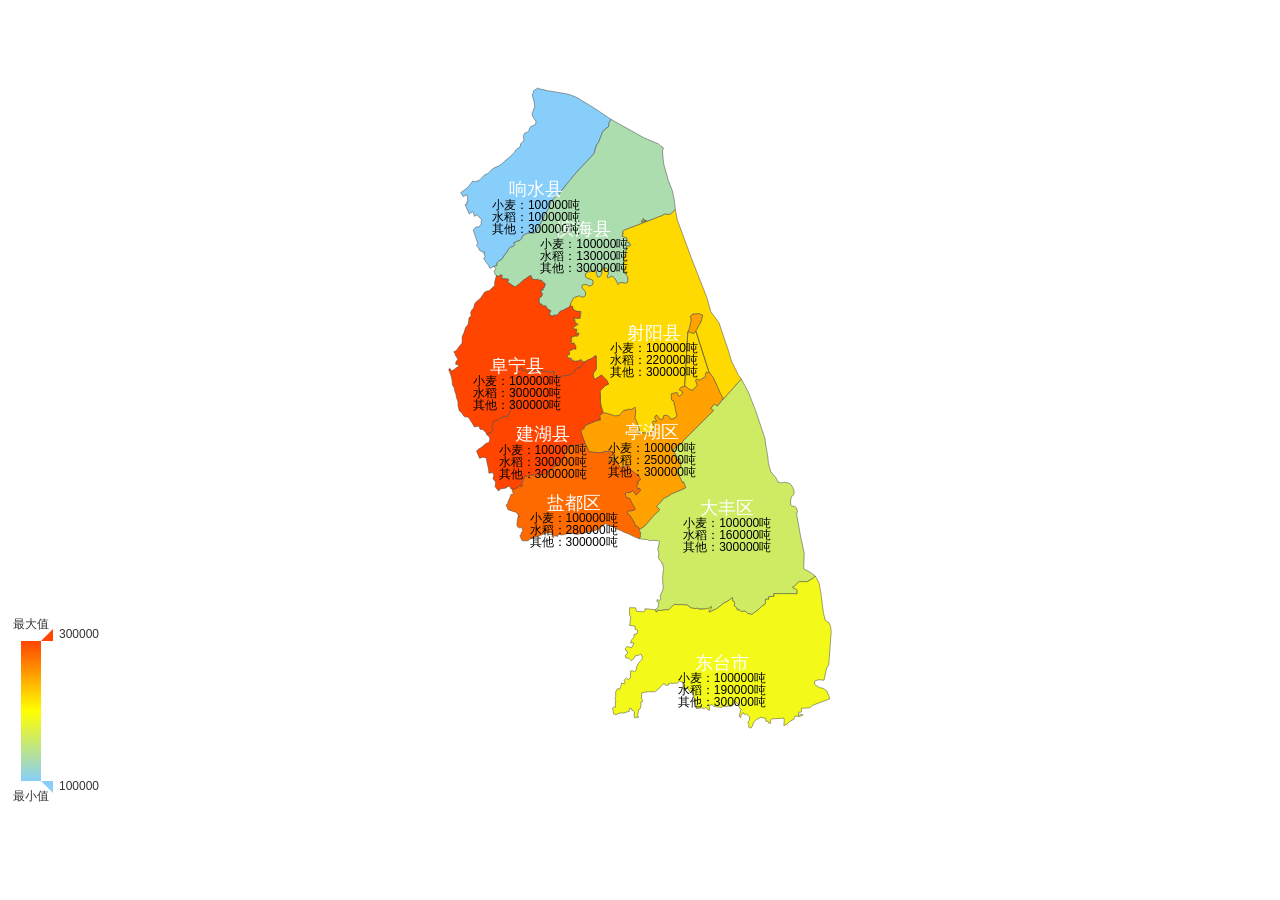
<file: echarts-map-bar-master/index.html>
<!DOCTYPE html>
<html lang="en">
<head>
    <meta charset="UTF-8">
    <title>Document</title>
    <script src="./echarts/echarts.js"></script>
    <script src="./echarts/yancheng-qsy.js"></script>
</head>
<body>
    <div class="wrap" style="position: relative;">
        <div id="map" style="width: 100%; height: 800px;"></div>
    </div>

    <script src='./js/index.js'></script>
</body>
</html>
</file>
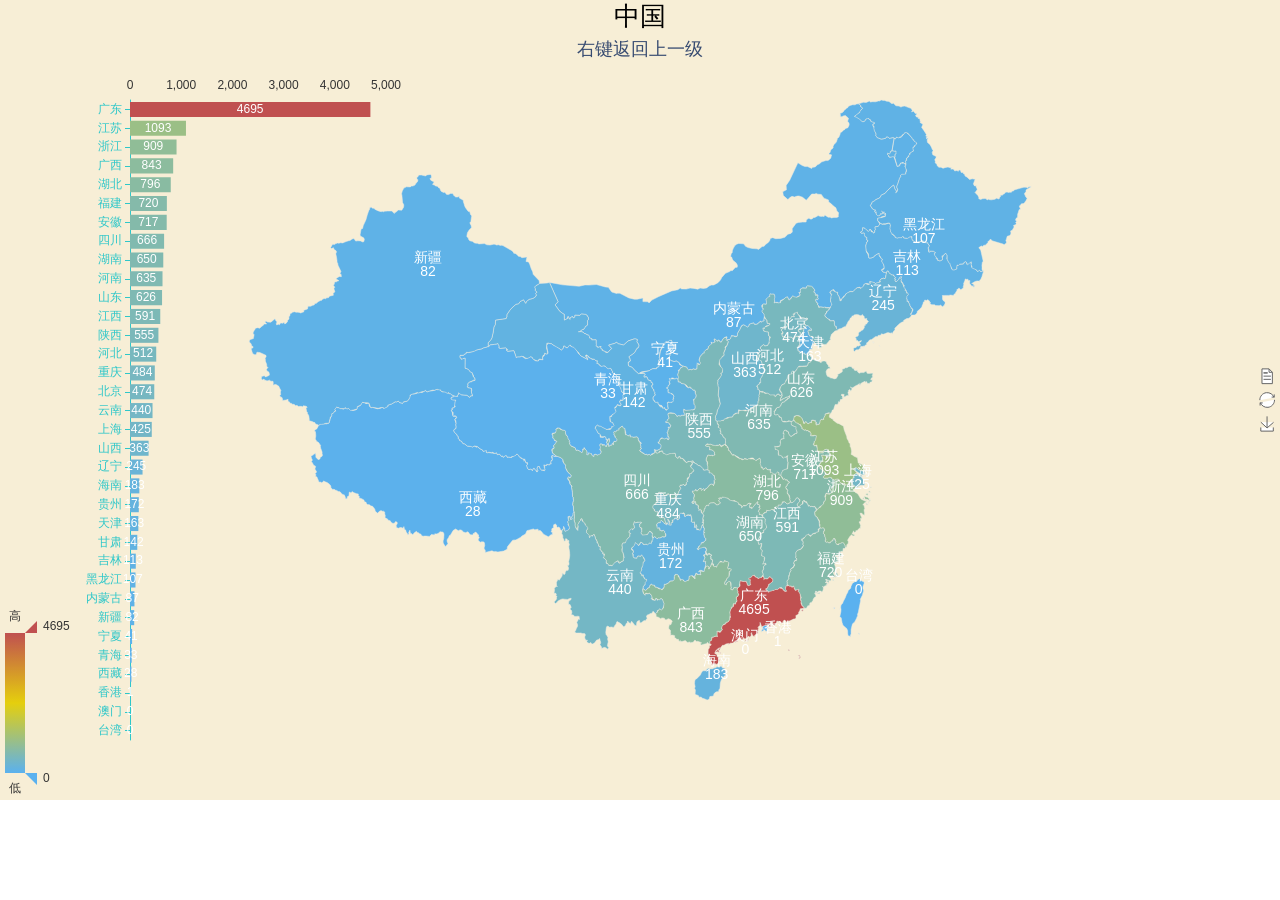
<file: echarts3-chinese-map-drill-down-master/index.html>
<!DOCTYPE html>
<html>
<head>
	<meta charset="utf-8">
	<title>echarts3中国地图下钻至县级</title>
	<link rel="stylesheet" type="text/css" href="static/css/main.css">
	<!-- Echarts3 -->
	<script type="text/javascript" src="static/lib/echarts.min.js"></script>
	<!-- 全国344个市、区、州对应的数字编号 -->
	<script type="text/javascript" src="static/js/citymap.js"></script>
</head>
<body>
<div id="main" style="width: 100%;height:800px;"></div>
<div class="modal">
  <div id="trend-line">
    <!-- js渲染趋势图数据 -->
    <div id="line-trend"></div>
  </div>
</div>
<script type="text/javascript" src="static/lib/jquery.1.9.1.min.js"></script>
<script src="static/lib/vue.2.6.10.js"></script>
<script type="text/javascript" src="static/js/common.js"></script>
<script type="text/javascript" src="static/js/app.js"></script>
</body>
</html>
</file>
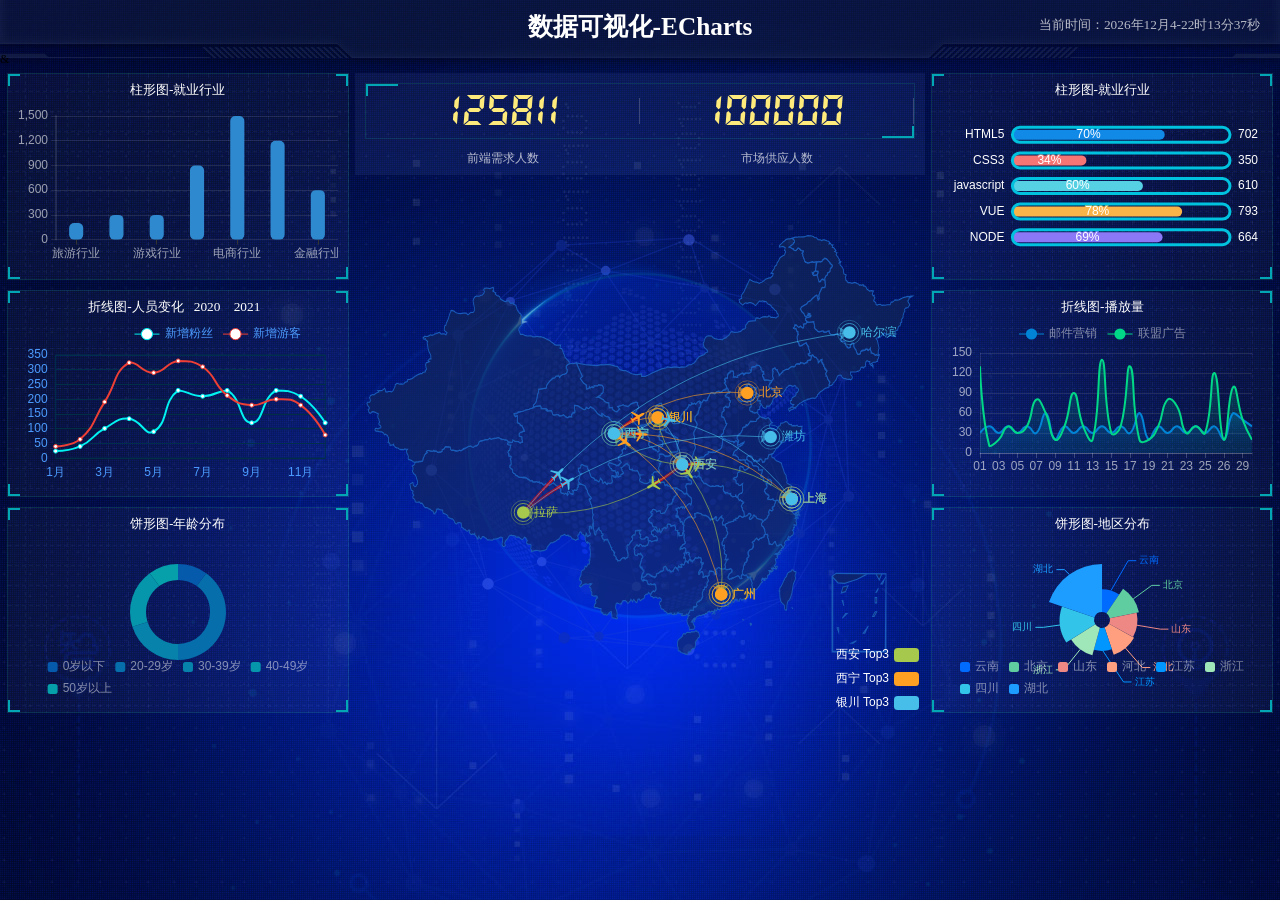
<file: myEcharts/index.html>
<!DOCTYPE html>
<html lang="en">
  <head>
    <meta charset="UTF-8" />
    <meta name="viewport" content="width=device-width, initial-scale=1.0" />
    <title>数据可视化</title>
    <link rel="stylesheet" href="css/index.css" />
  </head>
  <body>
    <!-- 头部的盒子 -->
    <header>
      <h1>数据可视化-ECharts</h1>
      <div class="showTime"></div>
      <script>
        var t = null;
        t = setTimeout(time, 1000); //開始运行
        function time() {
          clearTimeout(t); //清除定时器
          dt = new Date();
          var y = dt.getFullYear();
          var mt = dt.getMonth() + 1;
          var day = dt.getDate();
          var h = dt.getHours(); //获取时
          var m = dt.getMinutes(); //获取分
          var s = dt.getSeconds(); //获取秒
          document.querySelector(".showTime").innerHTML =
            "当前时间：" +
            y +
            "年" +
            mt +
            "月" +
            day +
            "-" +
            h +
            "时" +
            m +
            "分" +
            s +
            "秒";
          t = setTimeout(time, 1000); //设定定时器，循环运行
        }
      </script>
      &
    </header>

    <!-- 页面主体部分 -->
    <section class="mainbox">
      <div class="column">
        <div class="panel bar">
          <h2>柱形图-就业行业</h2>
          <div class="chart"></div>
          <div class="panel-footer"></div>
        </div>
        <div class="panel line">
          <h2>
            折线图-人员变化 <a href="javacript:;">2020</a
            ><a href="javascript:;">2021</a>
          </h2>
          <div class="chart">图表</div>
          <div class="panel-footer"></div>
        </div>
        <div class="panel pie">
          <h2>饼形图-年龄分布</h2>
          <div class="chart">图表</div>
          <div class="panel-footer"></div>
        </div>
      </div>
      <div class="column">
        <!-- no模块制作 -->
        <div class="no">
          <div class="no-hd">
            <ul>
              <li>125811</li>
              <li>100000</li>
            </ul>
          </div>
          <div class="no-bd">
            <ul>
              <li>前端需求人数</li>
              <li>市场供应人数</li>
            </ul>
          </div>
        </div>
        <!-- 地图模块 -->
        <div class="map">
          <div class="map1"></div>
          <div class="map2"></div>
          <div class="map3"></div>
          <div class="chart"></div>
        </div>
      </div>
      <div class="column">
        <div class="panel bar2">
          <h2>柱形图-就业行业</h2>
          <div class="chart">图表</div>
          <div class="panel-footer"></div>
        </div>
        <div class="panel line2">
          <h2>折线图-播放量</h2>
          <div class="chart">图表</div>
          <div class="panel-footer"></div>
        </div>
        <div class="panel pie2">
          <h2>饼形图-地区分布</h2>
          <div class="chart">图表</div>
          <div class="panel-footer"></div>
        </div>
      </div>
    </section>
    <script src="js/flexible.js"></script>
    <script src="js/echarts.min.js"></script>
    <!-- 先引入jquery -->
    <script src="js/jquery.js"></script>
    <!-- 必须先引入china.js 这个文件 因为中国地图需要 -->
    <script src="js/china.js"></script>
    <script src="js/index.js"></script>
  </body>
</html>
</file>
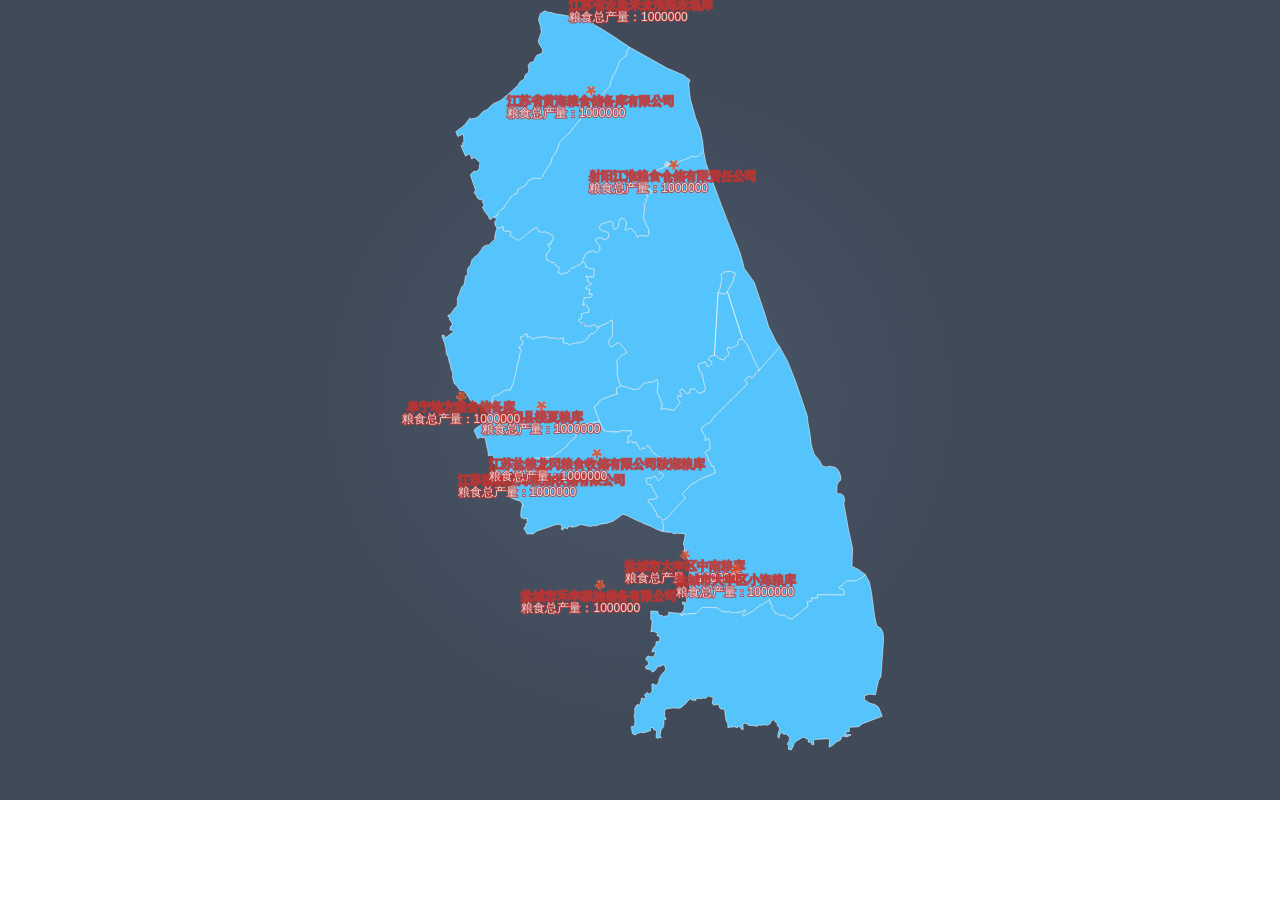
<file: echarts-map-bar-master/index2.html>
<!DOCTYPE html>
<html lang="en">
<head>
    <meta charset="UTF-8">
    <title>Document</title>
    <link href="https://cdn.jsdelivr.net/npm/bootstrap@3.3.7/dist/css/bootstrap.min.css" rel="stylesheet">
	  <!-- jQuery (Bootstrap 的所有 JavaScript 插件都依赖 jQuery，所以必须放在前边) -->
    <script src="https://cdn.jsdelivr.net/npm/jquery@1.12.4/dist/jquery.min.js"></script>
    <!-- 加载 Bootstrap 的所有 JavaScript 插件。你也可以根据需要只加载单个插件。 -->
    <script src="https://cdn.jsdelivr.net/npm/bootstrap@3.3.7/dist/js/bootstrap.min.js"></script>
    <script src="./echarts/echarts.js"></script>
    <script src="./echarts/yancheng.js"></script>
</head>
<body>
    <div class="wrap" style="position: relative;">
        <div id="map" style="width: 100%; height: 800px;"></div>
    </div>
    
  
  <!-- Modal -->
  <div class="modal fade" id="myModal" tabindex="-1" role="dialog" aria-labelledby="myModalLabel" style="opacity: 0.7">
    <div class="modal-dialog" role="document" style="width: 20%;">
      <div class="modal-content">
        <div class="modal-header">
          <!-- <button type="button" class="close" data-dismiss="modal" aria-label="Close"><span aria-hidden="true">&times;</span></button> -->
          <h4 class="modal-title" id="myModalLabel">Modal title</h4>
        </div>
        <div class="modal-body">
          <h5 id="xm"></h5>
          <h5 id="sd"></h5>
          <h5 id="qt"></h5>
          <h5 id="ncl"></h5>
        </div>
        <!-- <div class="modal-footer">
          <button type="button" class="btn btn-default" data-dismiss="modal">关闭</button>
        </div> -->
      </div>
    </div>
  </div>
    <script src='./js/index2.js'></script>
</body>
</html>
</file>
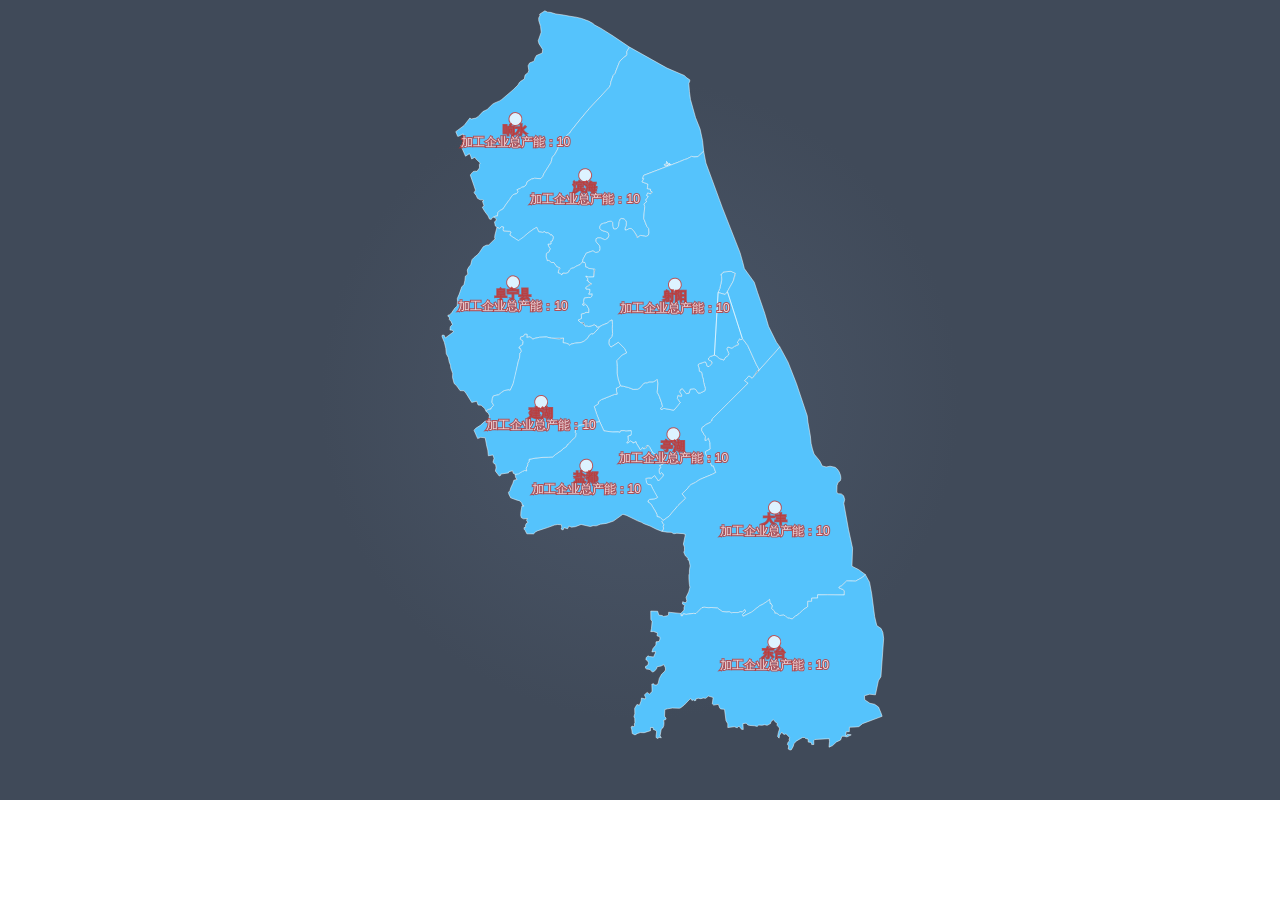
<file: echarts-map-bar-master/index3.html>
<!DOCTYPE html>
<html lang="en">
<head>
    <meta charset="UTF-8">
    <title>Document</title>
    <link href="https://cdn.jsdelivr.net/npm/bootstrap@3.3.7/dist/css/bootstrap.min.css" rel="stylesheet">
	<!-- jQuery (Bootstrap 的所有 JavaScript 插件都依赖 jQuery，所以必须放在前边) -->
    <script src="https://cdn.jsdelivr.net/npm/jquery@1.12.4/dist/jquery.min.js"></script>
    <!-- 加载 Bootstrap 的所有 JavaScript 插件。你也可以根据需要只加载单个插件。 -->
    <script src="https://cdn.jsdelivr.net/npm/bootstrap@3.3.7/dist/js/bootstrap.min.js"></script>
    <script src="./echarts/echarts.js"></script>
    <script src="./echarts/yancheng.js"></script>
</head>
<body>
    <div class="wrap" style="position: relative;">
        <div id="map" style="width: 100%; height: 800px;"></div>
    </div>

    <!-- Modal -->
    <div class="modal fade" id="myModal" tabindex="-1" role="dialog" aria-labelledby="myModalLabel" style="opacity: 0.7">
        <div class="modal-dialog" role="document" style="width: 20%;">
        <div class="modal-content">
            <div class="modal-header">
            <!-- <button type="button" class="close" data-dismiss="modal" aria-label="Close"><span aria-hidden="true">&times;</span></button> -->
            <h4 class="modal-title" id="myModalLabel">Modal title</h4>
            </div>
            <div class="modal-body">
            <h5 id="qysl"></h5>
            <h5 id="cnqk"></h5>
            <h5 id="qt"></h5>
            <h5 id="ncl"></h5>
            </div>
            <!-- <div class="modal-footer">
            <button type="button" class="btn btn-default" data-dismiss="modal">关闭</button>
            </div> -->
        </div>
        </div>
    </div>

    <script src='./js/index3.js'></script>
</body>
</html>
</file>
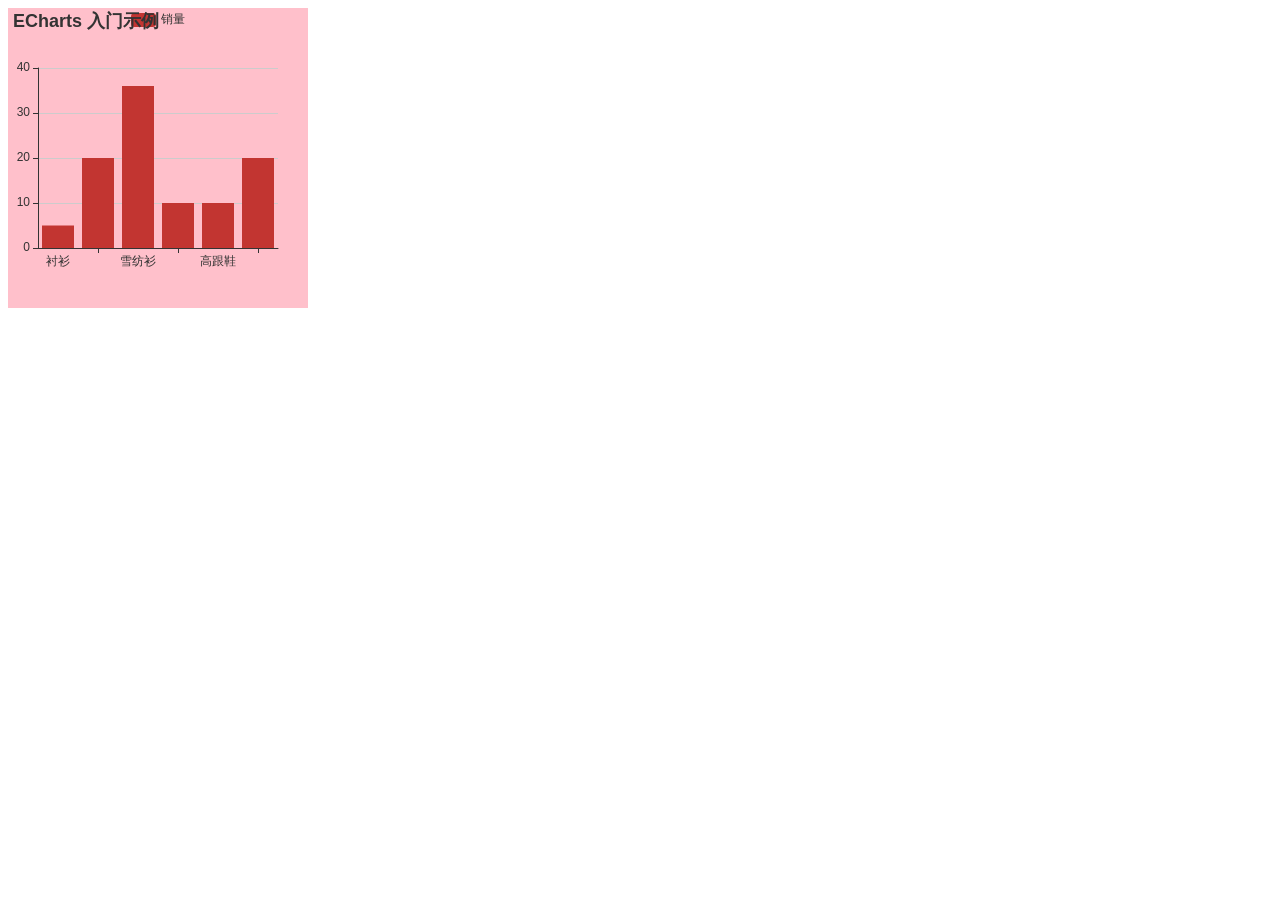
<file: myEcharts/ECharts使用步骤.html>
<!DOCTYPE html>
<html lang="en">
  <head>
    <meta charset="UTF-8" />
    <meta name="viewport" content="width=device-width, initial-scale=1.0" />
    <title>Document</title>
    <style>
      .box {
        width: 300px;
        height: 300px;
        background-color: pink;
      }
    </style>
  </head>
  <body>
    <div class="box"></div>
    <script src="js/echarts.min.js"></script>
    <script>
      // 初始化实例对象  echarts.init(dom容器);
      var myChart = echarts.init(document.querySelector(".box"));
      // 指定配置项和数据
      var option = {
        title: {
          text: "ECharts 入门示例"
        },
        tooltip: {},
        legend: {
          data: ["销量"]
        },
        xAxis: {
          data: ["衬衫", "羊毛衫", "雪纺衫", "裤子", "高跟鞋", "袜子"]
        },
        yAxis: {},
        series: [
          {
            name: "销量",
            type: "bar",
            data: [5, 20, 36, 10, 10, 20]
          }
        ]
      };
      // 把配置项给实例对象
      myChart.setOption(option);
    </script>
  </body>
</html>
</file>
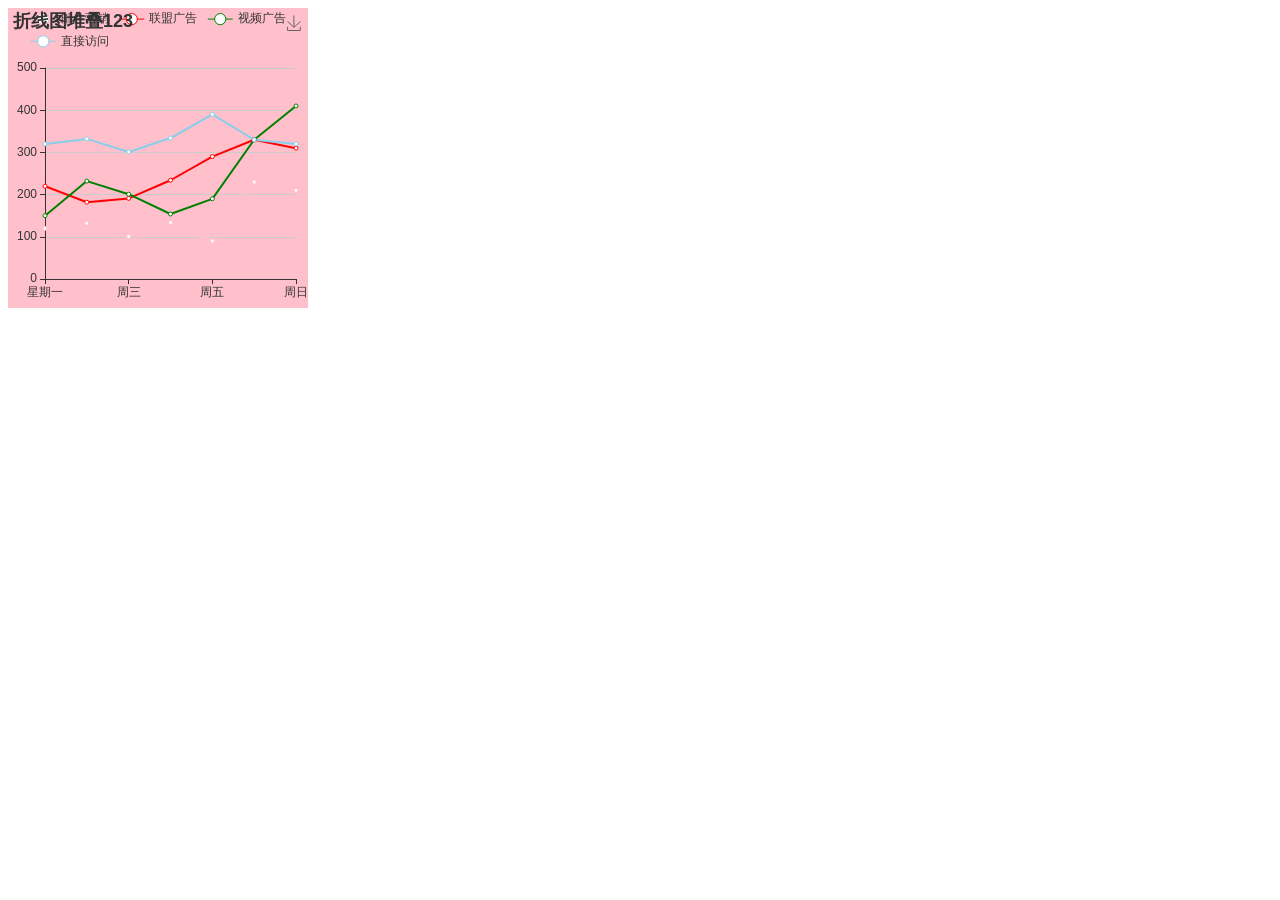
<file: myEcharts/ECharts配置说明.html>
<!DOCTYPE html>
<html lang="en">
  <head>
    <meta charset="UTF-8" />
    <meta name="viewport" content="width=device-width, initial-scale=1.0" />
    <title>Document</title>
    <style>
      .box {
        width: 300px;
        height: 300px;
        background-color: pink;
      }
    </style>
  </head>
  <body>
    <div class="box"></div>
    <script src="js/echarts.min.js"></script>
    <script>
      // 初始化实例对象  echarts.init(dom容器);
      var myChart = echarts.init(document.querySelector(".box"));
      // 指定配置项和数据
      var option = {
        // color设置我们线条的颜色 注意后面是个数组
        color: ["pink", "red", "green", "skyblue"],
        // 设置图表的标题
        title: {
          text: "折线图堆叠123"
        },
        // 图表的提示框组件
        tooltip: {
          // 触发方式
          trigger: "axis"
        },
        // 图例组件
        legend: {
          // series里面有了 name值则 legend里面的data可以删掉
        },
        // 网格配置  grid可以控制线形图 柱状图 图表大小
        grid: {
          left: "3%",
          right: "4%",
          bottom: "3%",
          // 是否显示刻度标签 如果是true 就显示 否则反之
          containLabel: true
        },
        // 工具箱组件  可以另存为图片等功能
        toolbox: {
          feature: {
            saveAsImage: {}
          }
        },
        // 设置x轴的相关配置
        xAxis: {
          type: "category",
          // 是否让我们的线条和坐标轴有缝隙
          boundaryGap: false,
          data: ["星期一", "周二", "周三", "周四", "周五", "周六", "周日"]
        },
        // 设置y轴的相关配置
        yAxis: {
          type: "value"
        },
        // 系列图表配置 它决定着显示那种类型的图表
        series: [
          {
            name: "邮件营销",
            type: "line",

            data: [120, 132, 101, 134, 90, 230, 210]
          },
          {
            name: "联盟广告",
            type: "line",

            data: [220, 182, 191, 234, 290, 330, 310]
          },
          {
            name: "视频广告",
            type: "line",

            data: [150, 232, 201, 154, 190, 330, 410]
          },
          {
            name: "直接访问",
            type: "line",

            data: [320, 332, 301, 334, 390, 330, 320]
          }
        ]
      };

      // 把配置项给实例对象
      myChart.setOption(option);
    </script>
  </body>
</html>
</file>
<file: echarts3-chinese-map-drill-down-master/static/css/main.css>
*{
	margin: 0;
	padding: 0;
}
body{
	font-family: Exo,'-apple-system','Open Sans',HelveticaNeue-Light,'Helvetica Neue Light','Helvetica Neue','Hiragino Sans GB','Microsoft YaHei',Helvetica,Arial,sans-serif;
	color: #333;
}
</file>
<file: myEcharts/css/index.css>
* {
  margin: 0;
  padding: 0;
  box-sizing: border-box;
}
li {
  list-style: none;
}
/* 声明字体*/
@font-face {
  font-family: electronicFont;
  src: url(../font/DS-DIGIT.TTF);
}
body {
  background: url(../images/bg.jpg) no-repeat top center;
  line-height: 1.15;
}
header {
  position: relative;
  height: 1.25rem;
  background: url(../images/head_bg.png) no-repeat;
  background-size: 100% 100%;
}
header h1 {
  font-size: 0.475rem;
  color: #fff;
  text-align: center;
  line-height: 1rem;
}
header .showTime {
  position: absolute;
  right: 0.375rem;
  top: 0;
  line-height: 0.9375rem;
  color: rgba(255, 255, 255, 0.7);
  font-size: 0.25rem;
}
.mainbox {
  display: flex;
  min-width: 1024px;
  max-width: 1920px;
  margin: 0 auto;
  padding: 0.125rem 0.125rem 0;
}
.mainbox .column {
  flex: 3;
}
.mainbox .column:nth-child(2) {
  flex: 5;
  margin: 0 0.125rem 0.1875rem;
  overflow: hidden;
}
.mainbox .panel {
  position: relative;
  height: 3.875rem;
  padding: 0 0.1875rem 0.5rem;
  border: 1px solid rgba(25, 186, 139, 0.17);
  margin-bottom: 0.1875rem;
  background: url(../images/line\(1\).png) rgba(255, 255, 255, 0.03);
}
.mainbox .panel::before {
  position: absolute;
  top: 0;
  left: 0;
  width: 10px;
  height: 10px;
  border-left: 2px solid #02a6b5;
  border-top: 2px solid #02a6b5;
  content: "";
}
.mainbox .panel::after {
  position: absolute;
  top: 0;
  right: 0;
  width: 10px;
  height: 10px;
  border-right: 2px solid #02a6b5;
  border-top: 2px solid #02a6b5;
  content: "";
}
.mainbox .panel .panel-footer {
  position: absolute;
  bottom: 0;
  left: 0;
  width: 100%;
}
.mainbox .panel .panel-footer::before {
  position: absolute;
  left: 0;
  bottom: 0;
  width: 10px;
  height: 10px;
  border-left: 2px solid #02a6b5;
  border-bottom: 2px solid #02a6b5;
  content: "";
}
.mainbox .panel .panel-footer::after {
  position: absolute;
  bottom: 0;
  right: 0;
  width: 10px;
  height: 10px;
  border-right: 2px solid #02a6b5;
  border-bottom: 2px solid #02a6b5;
  content: "";
}
.mainbox .panel h2 {
  height: 0.6rem;
  color: #fff;
  line-height: 0.6rem;
  text-align: center;
  font-size: 0.25rem;
  font-weight: 400;
}
.mainbox .panel h2 a {
  color: #fff;
  text-decoration: none;
  margin: 0 0.125rem;
}
.mainbox .panel .chart {
  height: 3rem;
}
.no {
  background: rgba(101, 132, 226, 0.1);
  padding: 0.1875rem;
}
.no .no-hd {
  position: relative;
  border: 1px solid rgba(25, 186, 139, 0.17);
}
.no .no-hd::before {
  position: absolute;
  top: 0;
  left: 0;
  content: "";
  width: 30px;
  height: 10px;
  border-top: 2px solid #02a6b5;
  border-left: 2px solid #02a6b5;
}
.no .no-hd::after {
  position: absolute;
  bottom: 0;
  right: 0;
  content: "";
  width: 30px;
  height: 10px;
  border-right: 2px solid #02a6b5;
  border-bottom: 2px solid #02a6b5;
}
.no .no-hd ul {
  display: flex;
}
.no .no-hd ul li {
  position: relative;
  flex: 1;
  line-height: 1rem;
  font-size: 0.875rem;
  color: #ffeb7b;
  text-align: center;
  font-family: "electronicFont";
}
.no .no-hd ul li::after {
  content: "";
  position: absolute;
  top: 25%;
  right: 0;
  height: 50%;
  width: 1px;
  background: rgba(255, 255, 255, 0.2);
}
.no .no-bd ul {
  display: flex;
}
.no .no-bd ul li {
  flex: 1;
  text-align: center;
  color: rgba(255, 255, 255, 0.7);
  font-size: 0.225rem;
  height: 0.5rem;
  line-height: 0.5rem;
  padding-top: 0.125rem;
}
.map {
  position: relative;
  height: 10.125rem;
}
.map .map1 {
  width: 6.475rem;
  height: 6.475rem;
  position: absolute;
  top: 50%;
  left: 50%;
  transform: translate(-50%, -50%);
  background: url(../images/map.png);
  background-size: 100% 100%;
  opacity: 0.3;
}
.map .map2 {
  position: absolute;
  top: 50%;
  left: 50%;
  transform: translate(-50%, -50%);
  width: 8.0375rem;
  height: 8.0375rem;
  background: url(../images/lbx.png);
  animation: rotate1 15s linear infinite;
  opacity: 0.6;
  background-size: 100% 100%;
}
.map .map3 {
  position: absolute;
  top: 50%;
  left: 50%;
  transform: translate(-50%, -50%);
  width: 7.075rem;
  height: 7.075rem;
  background: url(../images/jt.png);
  animation: rotate2 10s linear infinite;
  opacity: 0.6;
  background-size: 100% 100%;
}
.map .chart {
  position: absolute;
  top: 0;
  left: 0;
  width: 100%;
  height: 10.125rem;
}
@keyframes rotate1 {
  form {
    transform: translate(-50%, -50%) rotate(0deg);
  }
  to {
    transform: translate(-50%, -50%) rotate(360deg);
  }
}
@keyframes rotate2 {
  form {
    transform: translate(-50%, -50%) rotate(0deg);
  }
  to {
    transform: translate(-50%, -50%) rotate(-360deg);
  }
}
/* 约束屏幕尺寸 */
@media screen and (max-width: 1024px) {
  html {
    font-size: 42px !important;
  }
}
@media screen and (min-width: 1920px) {
  html {
    font-size: 80px !important;
  }
}
</file>
